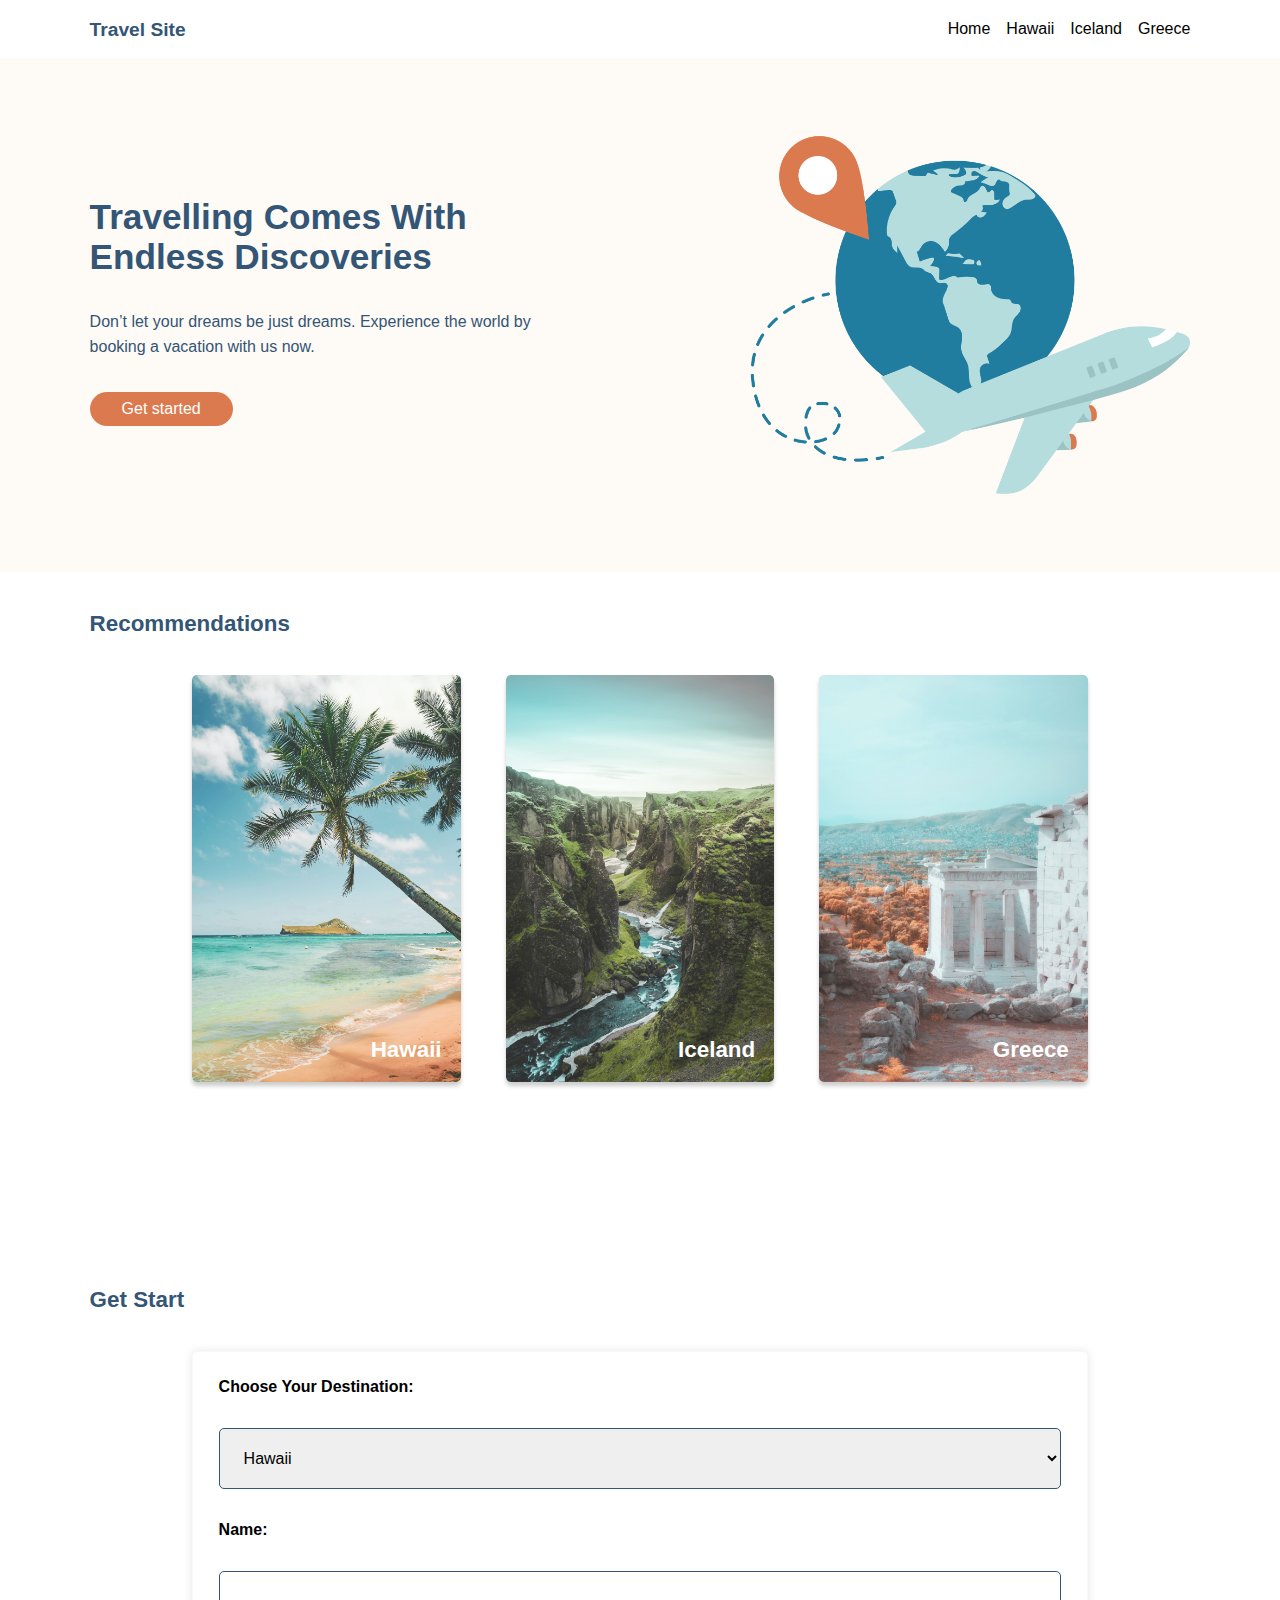
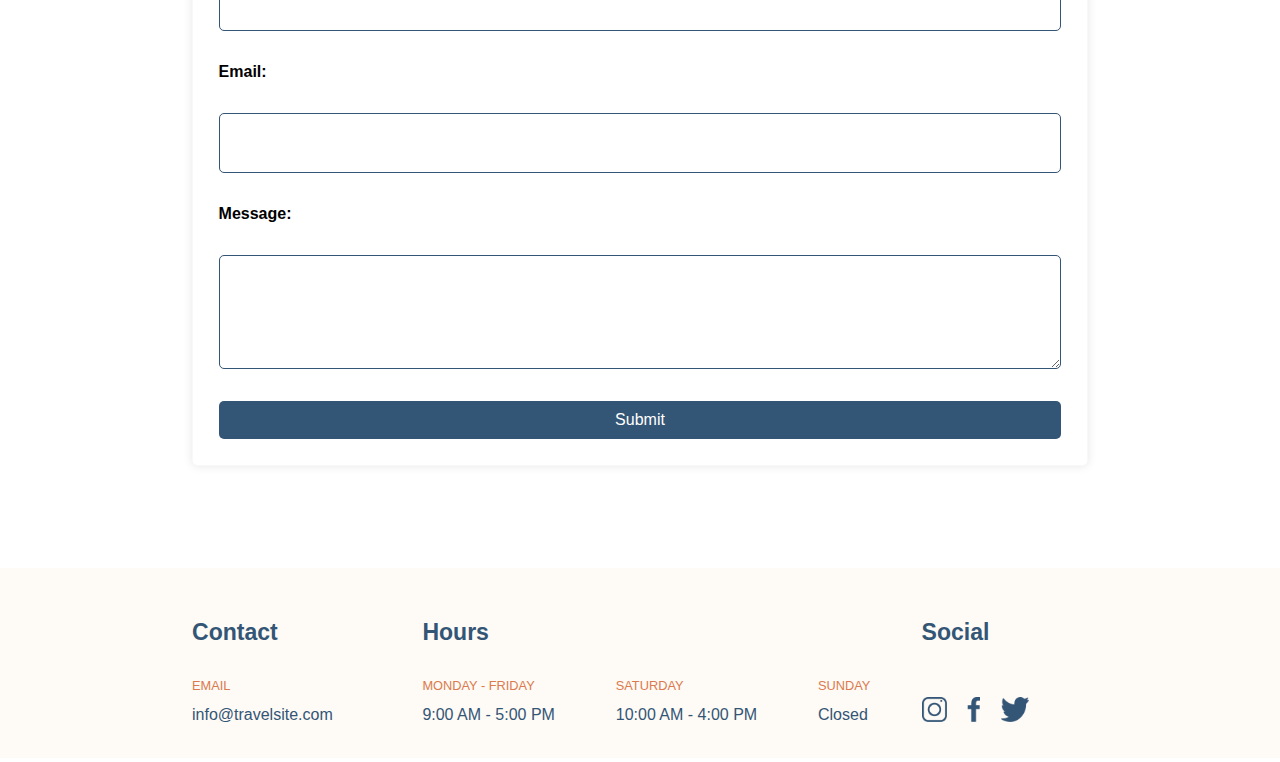
<file: index.html>
<!DOCTYPE html>
<html lang="en">
  <head>
    <meta charset="UTF-8" />
    <meta name="viewport" content="width=device-width, initial-scale=1.0" />
    <link rel="stylesheet" href="css/global.css" />
    <link rel="stylesheet" href="css/main.css" />
    <title>Travel Site</title>
  </head>
  <body>
    <header>
      <h3 class="logo"><a href="index.html">Travel Site</a></h3>
      <nav>
        <ul>
          <li><a href="index.html">Home</a></li>
          <li><a href="./pages/hawaii.html">Hawaii</a></li>
          <li><a href="./pages/iceland.html">Iceland</a></li>
          <li><a href="./pages/greece.html">Greece</a></li>
        </ul>
      </nav>
    </header>
    <main>
      <section class="hero">
        <div class="hero__left">
          <h2>Travelling Comes With Endless Discoveries</h2>
          <p>
            Don’t let your dreams be just dreams. Experience the world by
            booking a vacation with us now.
          </p>
          <a href="#get-start-form">Get started</a>
        </div>
        <div class="hero__right">
          <img src="assets/Images/hero.png" />
        </div>
      </section>
      <section class="recommendations">
        <h3>Recommendations</h3>
        <div class="destination">
          <div class="destination__card">
            <img
              class="destination__card__img"
              src="assets/Images/hawaii.jpg"
              alt="hawaii"
            />
            <h3 class="destination__card__title">Hawaii</h3>
          </div>

          <div class="destination__card">
            <img
              class="destination__card__img"
              src="assets/Images/iceland.jpg"
              alt="Iceland"
            />
            <h3 class="destination__card__title">Iceland</h3>
          </div>

          <div class="destination__card">
            <img
              class="destination__card__img"
              src="assets/Images/greece.jpg"
              alt="Greece"
            />
            <h3 class="destination__card__title">Greece</h3>
          </div>
        </div>
      </section>
      <section id="get-start-form">
        <h3>Get Start</h3>
        <form action="process-form.php" method="post">
          <label for="destination">Choose Your Destination:</label>
          <select id="destination" name="destination">
            <option value="hawaii">Hawaii</option>
            <option value="iceland">Iceland</option>
            <option value="iceland">Greece</option>
          </select>
          <label for="name">Name:</label>
          <input type="text" id="name" name="name" required />
          <label for="email">Email:</label>
          <input type="email" id="email" name="email" required />
          <label for="message">Message:</label>
          <textarea id="message" name="message" rows="4" required></textarea>
          <button type="submit">Submit</button>
        </form>
      </section>
    </main>
    <footer>
      <div>
        <h2>Contact</h2>
        <div>
          <h4>email</h4>
          <p><a href="mailto:info@travelsite.com">info@travelsite.com</a></p>
        </div>
      </div>
      <div>
        <h2>Hours</h2>
        <div>
          <div>
            <h4>Monday - Friday</h4>
            <p>9:00 AM - 5:00 PM</p>
          </div>
          <div>
            <h4>Saturday</h4>
            <p>10:00 AM - 4:00 PM</p>
          </div>
          <div>
            <h4>Sunday</h4>
            <p>Closed</p>
          </div>
        </div>
      </div>
      <div class="social-media">
        <div>
          <h2>Social</h2>
          <a href="http://instagram.com"
            ><img src="assets/Icons/icon-instagram.png" alt="instagram"
          /></a>
          <a href="http://facebook.com"
            ><img src="assets/Icons/icon-facebook.png" alt="facebook"
          /></a>
          <a href="http://twitter.com"
            ><img src="assets/Icons/icon-twitter.png" alt="twitter"
          /></a>
        </div>
      </div>
    </footer>
  </body>
</html>
</file>
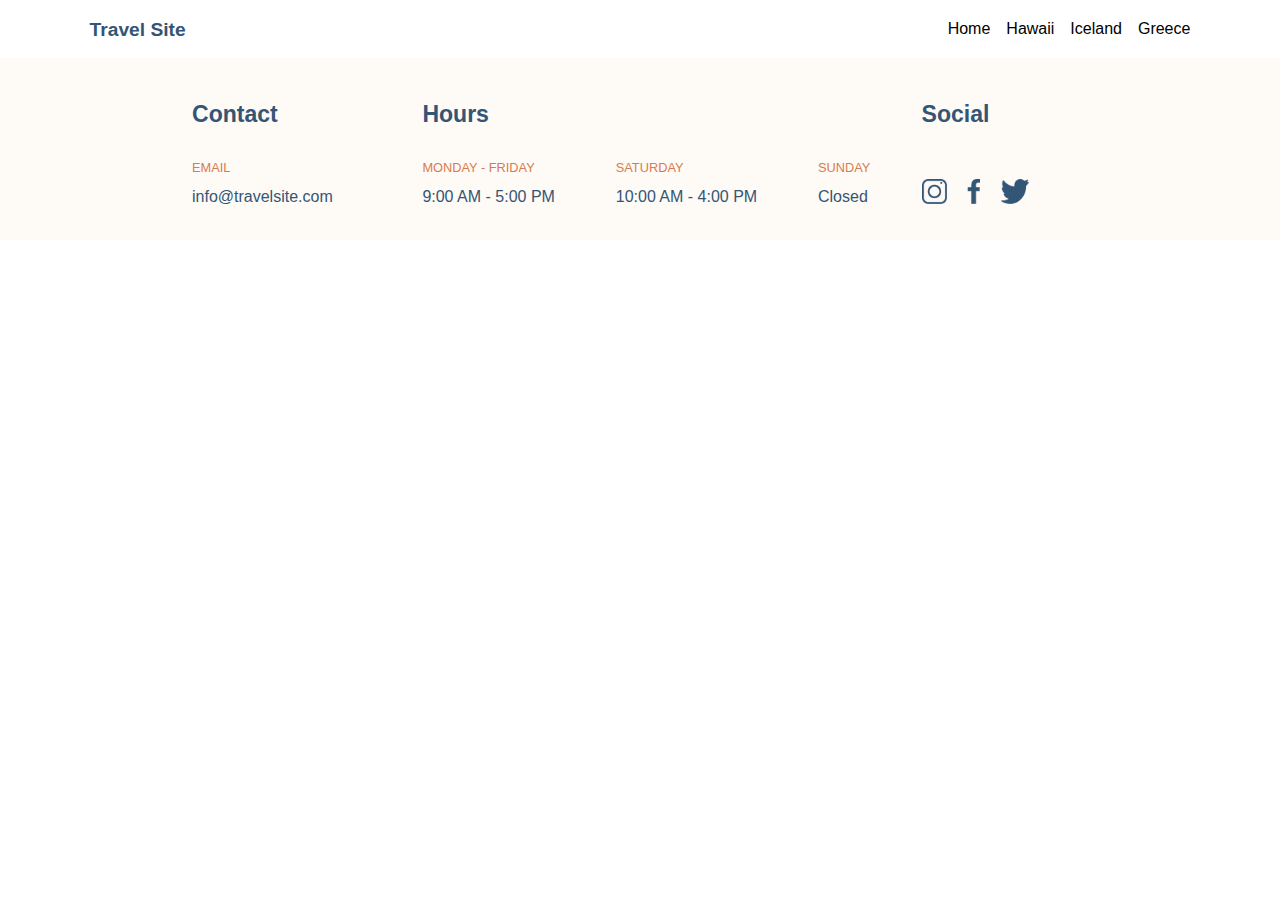
<file: page/greece.html>
<!DOCTYPE html>
<html lang="en">
  <head>
    <meta charset="UTF-8" />
    <meta name="viewport" content="width=device-width, initial-scale=1.0" />
    <link rel="stylesheet" href="../css/global.css" />
    <link rel="stylesheet" href="../css/main.css" />
    <title>Travel Site</title>
  </head>
  <body>
    <header>
      <h3 class="logo"><a href="../index.html">Travel Site</a></h3>
      <nav>
        <ul>
          <li>Home</li>
          <li>Hawaii</li>
          <li>Iceland</li>
          <li>Greece</li>
        </ul>
      </nav>
    </header>
    <main>


    </main>
    <footer>
      <div>
        <h2>Contact</h2>
        <div>
          <h4>email</h4>
          <p>info@travelsite.com</p>
        </div>
      </div>
      <div>
        <h2>Hours</h2>
        <div>
          <div>
            <h4>Monday - Friday</h4>
            <p>9:00 AM - 5:00 PM</p>
          </div>
          <div>
            <h4>Saturday</h4>
            <p>10:00 AM - 4:00 PM</p>
          </div>
          <div>
            <h4>Sunday</h4>
            <p>Closed</p>
          </div>
        </div>
      </div>
      <div class="social-media">
        <div>
          <h2>Social</h2>
          <a href="http://instagram.com"
            ><img src="../assets/Icons/icon-instagram.png" alt="instagram"
          /></a>
          <a href="http://facebook.com"
            ><img src="../assets/Icons/icon-facebook.png" alt="facebook"
          /></a>
          <a href="http://twitter.com"
            ><img src="../assets/Icons/icon-twitter.png" alt="twitter"
          /></a>
        </div>
      </div>
    </footer>
  </body>
</html>
</file>
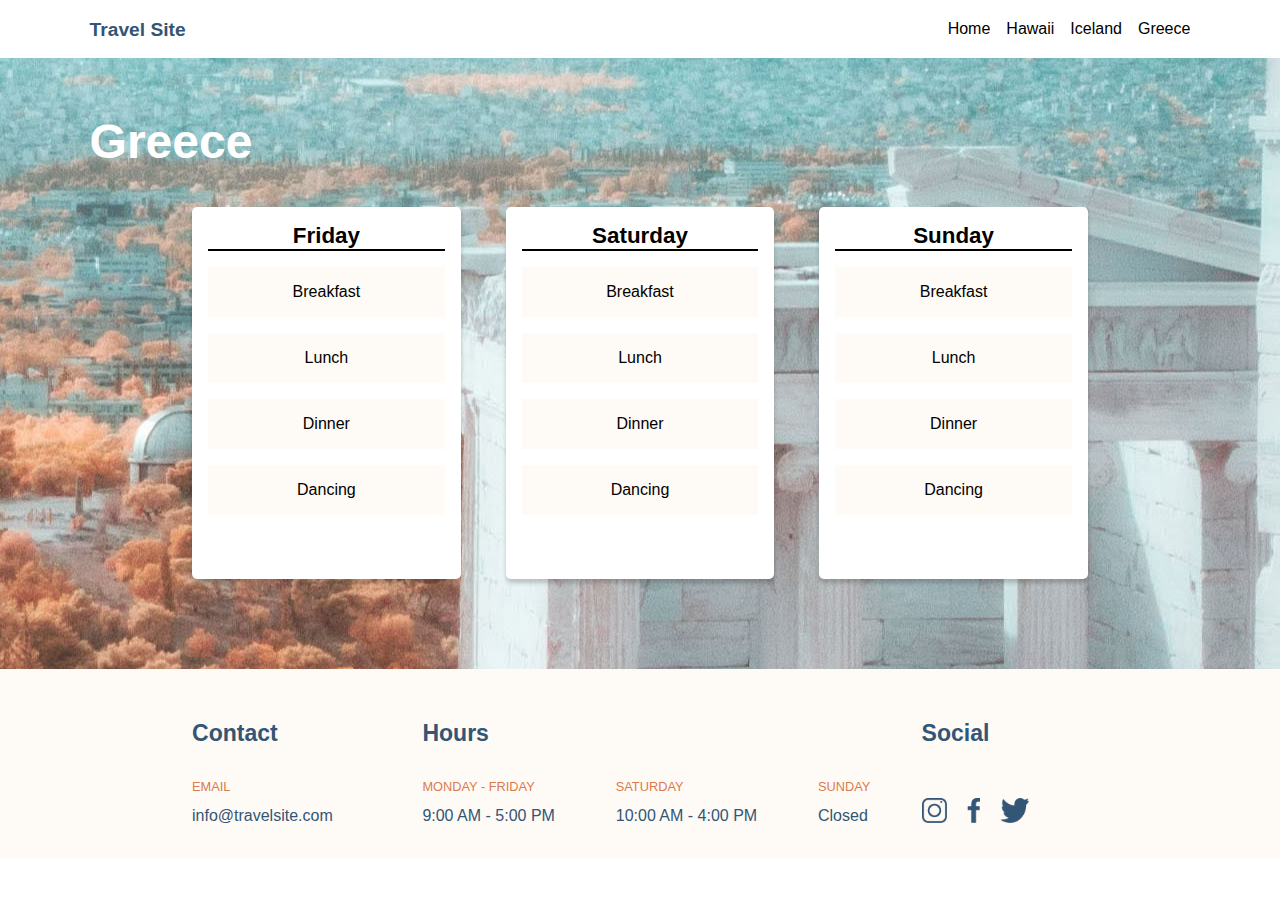
<file: pages/greece.html>
<!DOCTYPE html>
<html lang="en">
  <head>
    <meta charset="UTF-8" />
    <meta name="viewport" content="width=device-width, initial-scale=1.0" />
    <link rel="stylesheet" href="../css/global.css" />
    <link rel="stylesheet" href="../css/destination.css" />
    <title>Travel Site</title>
  </head>
  <body>
    <header>
      <h3 class="logo"><a href="../index.html">Travel Site</a></h3>
      <nav>
        <ul>
          <li><a href="../index.html">Home</a></li>
          <li><a href="hawaii.html">Hawaii</a></li>
          <li><a href="iceland.html">Iceland</a></li>
          <li><a href="greece.html">Greece</a></li>
        </ul>
      </nav>
    </header>
    <main>
      <section class="destination-place" style="background-image: url('../assets/Images/greece.jpg');">
        <h1>Greece</h1>
        <div class="destination-place__timetable">
          <div class="destination-place__timetable__card">
            <h3>Friday</h3>
            <ul class="meal">
              <li>Breakfast</li>
              <li>Lunch</li>
              <li>Dinner</li>
              <li>Dancing</li>
            </ul>
          </div>
          <div class="destination-place__timetable__card">
            <h3>Saturday</h3>
            <ul class="meal">
              <li>Breakfast</li>
              <li>Lunch</li>
              <li>Dinner</li>
              <li>Dancing</li>
            </ul>
          </div>
          <div class="destination-place__timetable__card">
            <h3>Sunday</h3>
            <ul class="meal">
              <li>Breakfast</li>
              <li>Lunch</li>
              <li>Dinner</li>
              <li>Dancing</li>
            </ul>
          </div>
        </div>
      </section>
    </main>
    <footer>
      <div>
        <h2>Contact</h2>
        <div>
          <h4>email</h4>
          <p><a href="mailto:info@travelsite.com">info@travelsite.com</a></p>
        </div>
      </div>
      <div>
        <h2>Hours</h2>
        <div>
          <div>
            <h4>Monday - Friday</h4>
            <p>9:00 AM - 5:00 PM</p>
          </div>
          <div>
            <h4>Saturday</h4>
            <p>10:00 AM - 4:00 PM</p>
          </div>
          <div>
            <h4>Sunday</h4>
            <p>Closed</p>
          </div>
        </div>
      </div>
      <div class="social-media">
        <div>
          <h2>Social</h2>
          <a href="http://instagram.com"
            ><img src="../assets/Icons/icon-instagram.png" alt="instagram"
          /></a>
          <a href="http://facebook.com"
            ><img src="../assets/Icons/icon-facebook.png" alt="facebook"
          /></a>
          <a href="http://twitter.com"
            ><img src="../assets/Icons/icon-twitter.png" alt="twitter"
          /></a>
        </div>
      </div>
    </footer>
  </body>
</html>
</file>
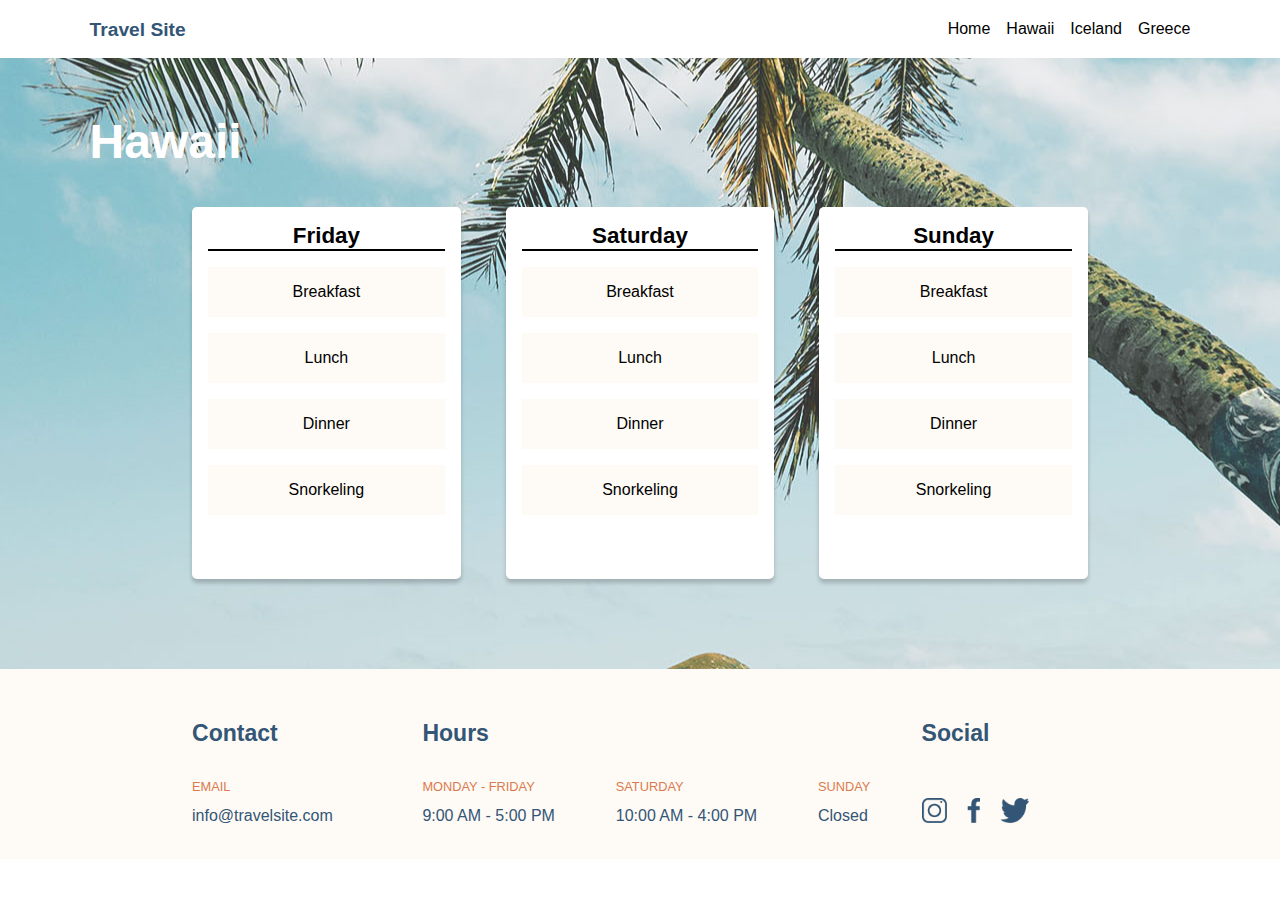
<file: pages/hawaii.html>
<!DOCTYPE html>
<html lang="en">
  <head>
    <meta charset="UTF-8" />
    <meta name="viewport" content="width=device-width, initial-scale=1.0" />
    <link rel="stylesheet" href="../css/global.css" />
    <link rel="stylesheet" href="../css/destination.css" />
    <title>Travel Site</title>
  </head>
  <body>
    <header>
      <h3 class="logo"><a href="../index.html">Travel Site</a></h3>
      <nav>
        <ul>
          <li><a href="../index.html">Home</a></li>
          <li><a href="hawaii.html">Hawaii</a></li>
          <li><a href="iceland.html">Iceland</a></li>
          <li><a href="greece.html">Greece</a></li>
        </ul>
      </nav>
    </header>
    <main>
      <section class="destination-place" style="background-image: url('../assets/Images/hawaii.jpg');">
        <h1>Hawaii</h1>
        <div class="destination-place__timetable">
          <div class="destination-place__timetable__card">
            <h3>Friday</h3>
            <ul class="meal">
              <li>Breakfast</li>
              <li>Lunch</li>
              <li>Dinner</li>
              <li>Snorkeling</li>
            </ul>
          </div>
          <div class="destination-place__timetable__card">
            <h3>Saturday</h3>
            <ul class="meal">
              <li>Breakfast</li>
              <li>Lunch</li>
              <li>Dinner</li>
              <li>Snorkeling</li>
            </ul>
          </div>
          <div class="destination-place__timetable__card">
            <h3>Sunday</h3>
            <ul class="meal">
              <li>Breakfast</li>
              <li>Lunch</li>
              <li>Dinner</li>
              <li>Snorkeling</li>
            </ul>
          </div>
        </div>
      </section>
    </main>
    <footer>
      <div>
        <h2>Contact</h2>
        <div>
          <h4>email</h4>
          <p><a href="mailto:info@travelsite.com">info@travelsite.com</a></p>
        </div>
      </div>
      <div>
        <h2>Hours</h2>
        <div>
          <div>
            <h4>Monday - Friday</h4>
            <p>9:00 AM - 5:00 PM</p>
          </div>
          <div>
            <h4>Saturday</h4>
            <p>10:00 AM - 4:00 PM</p>
          </div>
          <div>
            <h4>Sunday</h4>
            <p>Closed</p>
          </div>
        </div>
      </div>
      <div class="social-media">
        <div>
          <h2>Social</h2>
          <a href="http://instagram.com"
            ><img src="../assets/Icons/icon-instagram.png" alt="instagram"
          /></a>
          <a href="http://facebook.com"
            ><img src="../assets/Icons/icon-facebook.png" alt="facebook"
          /></a>
          <a href="http://twitter.com"
            ><img src="../assets/Icons/icon-twitter.png" alt="twitter"
          /></a>
        </div>
      </div>
    </footer>
  </body>
</html>
</file>
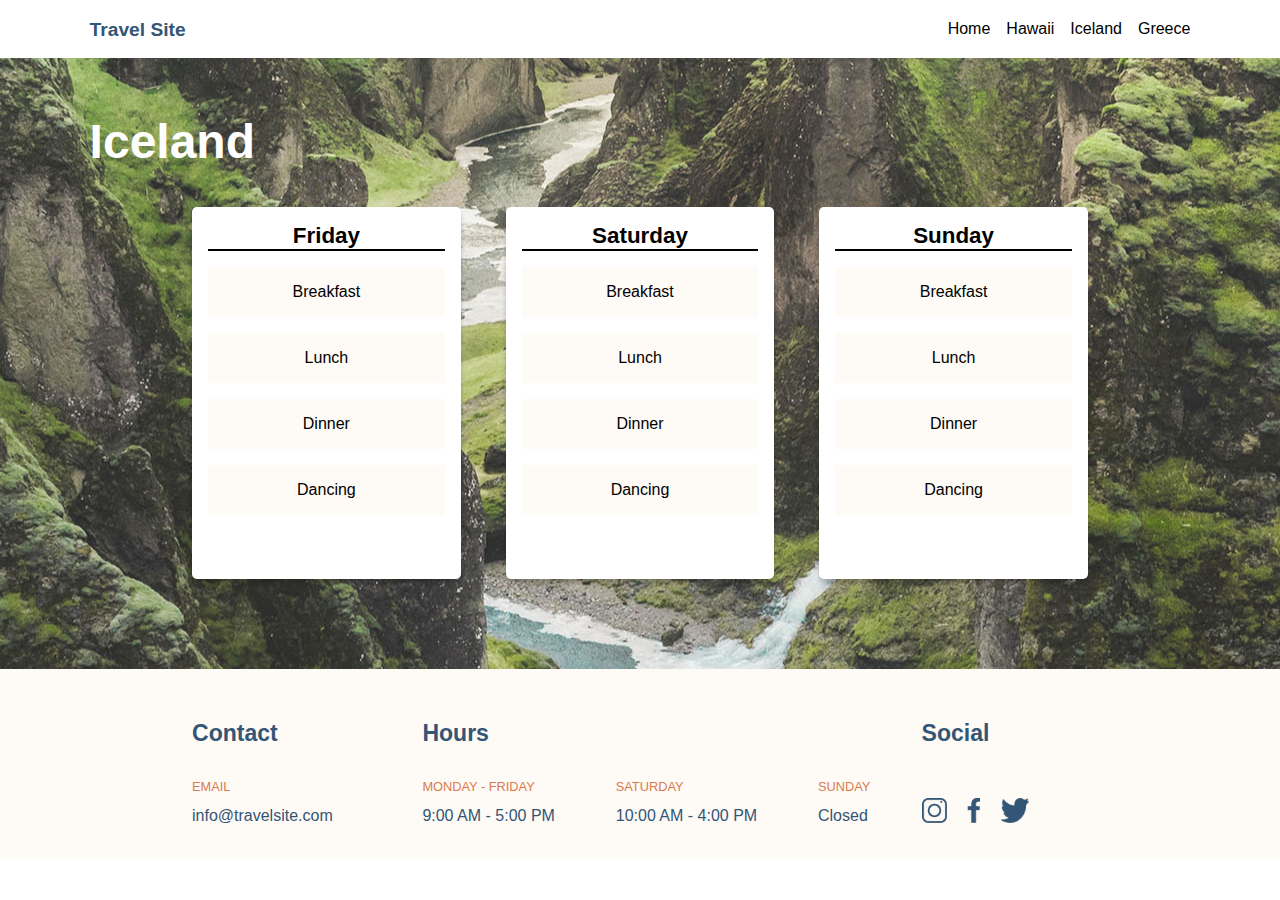
<file: pages/iceland.html>
<!DOCTYPE html>
<html lang="en">
  <head>
    <meta charset="UTF-8" />
    <meta name="viewport" content="width=device-width, initial-scale=1.0" />
    <link rel="stylesheet" href="../css/global.css" />
    <link rel="stylesheet" href="../css/destination.css" />
    <title>Travel Site</title>
  </head>
  <body>
    <header>
      <h3 class="logo"><a href="../index.html">Travel Site</a></h3>
      <nav>
        <ul>
          <li><a href="../index.html">Home</a></li>
          <li><a href="hawaii.html">Hawaii</a></li>
          <li><a href="iceland.html">Iceland</a></li>
          <li><a href="greece.html">Greece</a></li>
        </ul>
      </nav>
    </header>
    <main>
      <section
        class="destination-place"
        style="background-image: url('../assets/Images/iceland.jpg')"
      >
        <h1>Iceland</h1>
        <div class="destination-place__timetable">
          <div class="destination-place__timetable__card">
            <h3>Friday</h3>
            <ul class="meal">
              <li>Breakfast</li>
              <li>Lunch</li>
              <li>Dinner</li>
              <li>Dancing</li>
            </ul>
          </div>
          <div class="destination-place__timetable__card">
            <h3>Saturday</h3>
            <ul class="meal">
              <li>Breakfast</li>
              <li>Lunch</li>
              <li>Dinner</li>
              <li>Dancing</li>
            </ul>
          </div>
          <div class="destination-place__timetable__card">
            <h3>Sunday</h3>
            <ul class="meal">
              <li>Breakfast</li>
              <li>Lunch</li>
              <li>Dinner</li>
              <li>Dancing</li>
            </ul>
          </div>
        </div>
      </section>
    </main>
    <footer>
      <div>
        <h2>Contact</h2>
        <div>
          <h4>email</h4>
          <p><a href="mailto:info@travelsite.com">info@travelsite.com</a></p>
        </div>
      </div>
      <div>
        <h2>Hours</h2>
        <div>
          <div>
            <h4>Monday - Friday</h4>
            <p>9:00 AM - 5:00 PM</p>
          </div>
          <div>
            <h4>Saturday</h4>
            <p>10:00 AM - 4:00 PM</p>
          </div>
          <div>
            <h4>Sunday</h4>
            <p>Closed</p>
          </div>
        </div>
      </div>
      <div class="social-media">
        <div>
          <h2>Social</h2>
          <a href="http://instagram.com"
            ><img src="../assets/Icons/icon-instagram.png" alt="instagram"
          /></a>
          <a href="http://facebook.com"
            ><img src="../assets/Icons/icon-facebook.png" alt="facebook"
          /></a>
          <a href="http://twitter.com"
            ><img src="../assets/Icons/icon-twitter.png" alt="twitter"
          /></a>
        </div>
      </div>
    </footer>
  </body>
</html>
</file>
<file: css/global.css>
* {
  margin: 0;
  padding: 0;
}

body {
  font-family: Verdana, "Arial", sans-serif;
}

h1 {
  font-size: 3rem;
  font-weight: 300;
}

h2 {
  font-size: 2.2rem;
  font-weight: 300;
}

h3 {
  font-size: 1.4rem;
  font-weight: 300;
}

h4 {
  font-size: 0.8rem;
  font-weight: 400;
}

ul li {
  font-size: 1rem;
}

a,
p {
  font-size: 1rem;
  font-weight: 300;
}

header {
  background-color: #fff;
  display: flex;
  justify-content: space-between;
  align-items: center;
  text-align: center;
  position: fixed;
  width: 100%;
  top: 0;
  left: 0;
  z-index: 999;
  padding: 1rem 0;
}
header .logo {
  margin-left: 7vw;
}
header .logo a {
  font-weight: bold;
  text-decoration: none;
  color: #335576;
  font-size: 1.2rem;
}
header nav ul {
  list-style: none;
  display: flex;
  margin-right: 7vw;
}
header nav ul li {
  margin-left: 1rem;
}
header nav ul li a {
  text-decoration: none;
  color: black;
  position: relative;
}
header nav ul li a::after {
  content: "";
  display: block;
  width: 0;
  height: 2px;
  background-color: #DB7A4E;
  position: absolute;
  bottom: -8px;
  left: 0;
  transition: width 0.3s;
}
header nav ul li a:hover::after {
  width: 100%;
  transform: translateX(0);
}

main {
  margin-top: 50px;
}

footer {
  background-color: #FEFAF5;
  display: flex;
  padding: 2rem 15vw;
  justify-content: space-between;
  gap: 4vw;
}
footer > div h2 {
  color: #335576;
  font-size: 1.8vw;
  font-weight: bold;
  padding: 1.5vw 0;
}
footer > div > div h4 {
  color: #DB7A4E;
  text-transform: uppercase;
  padding: 1vw 0;
}
footer > div > div p {
  color: #335576;
}
footer > div > div p a {
  text-decoration: none;
  color: #335576;
}
footer > div:nth-child(1) {
  flex: 0 0 20%;
}
footer > div:nth-child(3) {
  flex: 1;
}
footer > div:nth-child(2) {
  flex: 0 0 50%;
}
footer > div:nth-child(2) > div {
  display: flex;
  justify-content: space-between;
}
footer .social-media > div {
  justify-content: space-between;
}
footer .social-media > div a {
  display: inline-block;
  margin: 2.5vw 1rem 0 0;
}
footer .social-media img {
  height: 25px;
}/*# sourceMappingURL=global.css.map */
</file>
<file: css/main.css>
.hero {
  background-color: #FEFAF5;
  padding: 6vw 7vw;
  display: flex;
  flex-direction: row;
  justify-content: space-between;
  align-items: center;
}
.hero__left {
  width: 45%;
}
.hero__left h2 {
  color: #335576;
  font-weight: bold;
}
.hero__left p {
  color: #335576;
  margin: 2rem 0;
  line-height: 1.6;
}
.hero__left a {
  background-color: #DB7A4E;
  color: white;
  border-radius: 50px;
  padding: 0.5rem 2rem;
  display: inline-block;
  text-align: center;
  text-decoration: none;
}
.hero__right {
  box-sizing: border-box;
  width: 50%;
}
.hero__right img {
  display: block;
  width: 80%;
  margin-left: auto;
  margin-right: 0;
}

.recommendations {
  padding: 1vw 7vw 6vw 7vw;
  background-color: #fff;
}
.recommendations h3 {
  color: #335576;
  padding: 2vw 0;
  font-weight: bold;
}
.recommendations .destination {
  display: flex;
  margin: 1vw 8vw;
  justify-content: space-between;
}
.recommendations .destination__card {
  position: relative;
  width: 30%;
  box-shadow: 0px 4px 4px rgba(0, 0, 0, 0.2);
  border-radius: 5px;
  transition: box-shadow 0.5s, transform 0.5s;
}
.recommendations .destination__card:hover {
  box-shadow: 0px 0px 4px 6px rgba(0, 0, 0, 0.25);
  transform: scale(1.1);
}
.recommendations .destination__card:hover::before {
  content: "";
  position: absolute;
  top: 0;
  left: 0;
  width: 100%;
  height: 100%;
  background: rgba(104, 1, 1, 0.2);
  border-radius: 5px;
}
.recommendations .destination__card__img {
  border-radius: 5px;
  width: 100%;
  height: 100%;
  -o-object-fit: cover;
     object-fit: cover;
}
.recommendations .destination__card__title {
  position: absolute;
  bottom: 1.5vw;
  right: 1.5vw;
  font-weight: bold;
  color: white;
  padding: 0;
}

#get-start-form {
  margin: 1vw auto;
  padding: 6vw 7vw;
  background-color: white;
}
#get-start-form h3 {
  color: #335576;
  padding: 2vw 0;
  font-weight: bold;
}
#get-start-form form {
  margin: 1vw 8vw;
  padding: 2vw;
  background-color: white;
  border: 1px solid #f8f8f8;
  border-radius: 5px;
  box-shadow: 0 0 10px rgba(0, 0, 0, 0.1);
  display: grid;
  gap: 2rem;
}
#get-start-form label {
  font-weight: bold;
}
#get-start-form input,
#get-start-form select,
#get-start-form textarea,
#get-start-form button {
  width: 100%;
  padding: 20px;
  box-sizing: border-box;
  border: 1px solid #335576;
  border-radius: 5px;
  font-size: 1rem;
}
#get-start-form button {
  background-color: #335576;
  color: white;
  padding: 10px 20px;
  border: none;
  border-radius: 5px;
  cursor: pointer;
  transition: background-color 0.5s;
}
#get-start-form button:hover {
  background-color: #DB7A4E;
}/*# sourceMappingURL=main.css.map */
</file>
<file: css/destination.css>
.destination-place {
  padding: 3vw 7vw 6vw 7vw;
  background-color: #fff;
  background-position: center;
}
.destination-place h1 {
  color: white;
  padding: 2vw 0;
  font-weight: bold;
}
.destination-place__timetable {
  display: flex;
  margin: 1vw 8vw;
  justify-content: space-between;
}
.destination-place__timetable h3 {
  font-weight: bold;
  border-bottom: 2px solid black;
}
.destination-place__timetable__card {
  width: 30%;
  box-sizing: border-box;
  background-color: white;
  box-shadow: 0px 4px 4px rgba(0, 0, 0, 0.2);
  border-radius: 5px;
  text-align: center;
  padding: 1rem 1rem 3rem 1rem;
}
.destination-place__timetable__card .meal {
  display: flex;
  flex-direction: column;
  list-style-type: none;
  justify-content: space-evenly;
  gap: 1rem;
  padding: 1rem 0;
}
.destination-place__timetable__card .meal li {
  background-color: #FEFAF5;
  padding: 1rem 0;
}/*# sourceMappingURL=destination.css.map */
</file>
